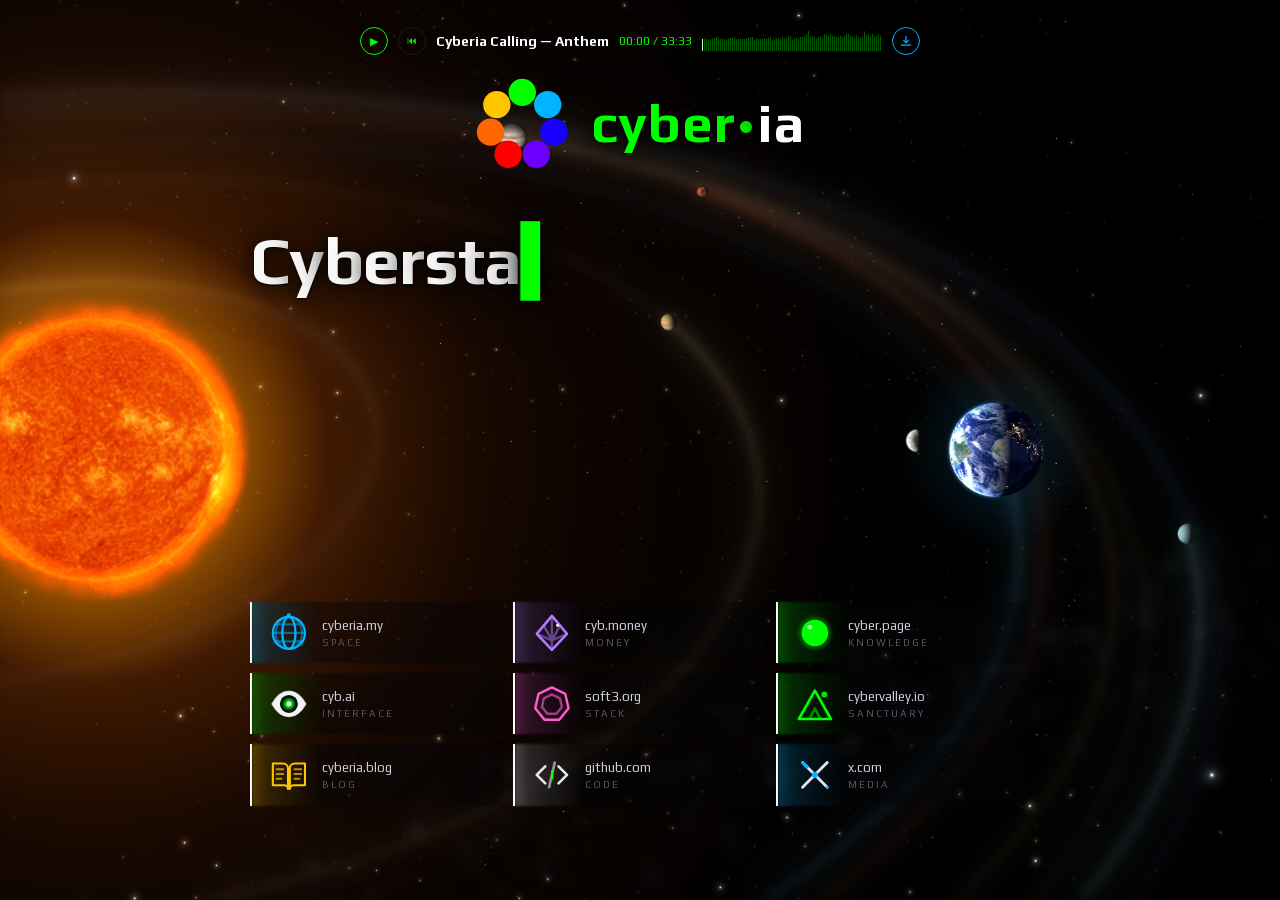
<file: index.html>
<!DOCTYPE html>
<html lang="en">
<head>
<meta charset="UTF-8" />
<meta name="viewport" content="width=device-width, initial-scale=1.0" />
<title>Cyberia — cyberstate led by superintelligence</title>
<meta name="description" content="A cyberstate is a shared mind uniting space, money and knowledge. We build the one where humans, machines, animals and all life flourish together — on the way to the stars." />
<meta name="robots" content="index, follow, max-image-preview:large" />
<link rel="canonical" href="https://cyberia.to/" />
<link rel="icon" type="image/svg+xml" href="/img/flag.svg" />
<link rel="alternate" type="text/markdown" href="/llms.txt" title="cyberia for agents" />
<meta property="og:type" content="website" />
<meta property="og:site_name" content="Cyberia" />
<meta property="og:url" content="https://cyberia.to/" />
<meta property="og:title" content="Cyberia — cyberstate led by superintelligence" />
<meta property="og:description" content="A cyberstate is a shared mind uniting space, money and knowledge. We build the one where humans, machines, animals and all life flourish together — on the way to the stars." />
<meta property="og:image" content="https://cyberia.to/img/card.png" />
<meta property="og:image:width" content="1200" />
<meta property="og:image:height" content="630" />
<meta name="twitter:card" content="summary_large_image" />
<meta name="twitter:site" content="@cyberiacap" />
<meta name="theme-color" content="#000000" />
<link rel="preload" href="/fonts/play-700.woff2" as="font" type="font/woff2" crossorigin />
<link rel="preload" href="/fonts/play-400.woff2" as="font" type="font/woff2" crossorigin />
<style>
@font-face { font-family: 'Play'; font-style: normal; font-weight: 400; font-display: swap; src: url(/fonts/play-400.woff2) format('woff2'); }
@font-face { font-family: 'Play'; font-style: normal; font-weight: 700; font-display: swap; src: url(/fonts/play-700.woff2) format('woff2'); }
:root {
    --green: #00ff01;
    --cyan: #00b4ff;
    --yellow: #ffc501;
    --dim: #556;
    --line: #1a1a24;
}
* { margin: 0; padding: 0; box-sizing: border-box; }
html { background: #000; }
body {
    font-family: 'Play', sans-serif;
    color: #ccc;
    min-height: 100svh;
    display: flex;
    flex-direction: column;
    align-items: center;
    padding: min(48px, 3vh) 20px min(40px, 2.5vh);
    position: relative;
}
canvas.sky {
    position: fixed;
    inset: 0;
    width: 100%;
    height: 100%;
    pointer-events: none;
    z-index: 0;
}
.wrap { width: 100%; max-width: 780px; position: relative; z-index: 1; }
h1, .tagline, .brand .word { text-shadow: 0 1px 2px #000, 0 0 22px #000, 0 0 54px rgba(0,0,0,0.9); }
@media (max-width: 959px) { canvas.sky { display: none !important; } }

/* page: the anthem on top, then three tiers; every size below scales with the viewport height so the page never scrolls */
.page { min-height: calc(100svh - min(88px, 5.5vh)); display: flex; flex-direction: column; }

/* the anthem: one thin line above the brand; player.js mounts into the slot */
.anthem { display: flex; justify-content: center; min-height: 28px; margin-bottom: min(22px, 2.4vh); }
.anthem .cybp { flex: 0 1 560px; height: 28px; gap: 10px; }
.anthem .cybp-body { height: 28px; gap: 10px; }
.anthem .cybp-pp, .anthem .cybp-rw, .anthem .cybp-dl { width: 28px; height: 28px; border-width: 1.5px; }
.anthem .cybp-pp { font-size: 11px; }
.anthem .cybp-rw { font-size: 10px; }
.anthem .cybp-dl svg { width: 14px; height: 14px; }
.anthem .cybp-name { font-size: 14px; text-shadow: 0 1px 2px #000, 0 0 14px #000; }
.anthem .cybp-time { font-size: 12px; }
.anthem .cybp canvas { height: 20px; }

/* the brand is the flag and the name, and it leads home */
.top { display: flex; align-items: center; justify-content: center; }
.brand { display: flex; align-items: center; gap: clamp(12px, 2vw, 22px); }
.brand svg { width: min(104px, 11vw, 10.5vh); height: auto; flex: none; transform-origin: 50% 50%; animation: flag-in 1.8s cubic-bezier(0.16, 0.9, 0.2, 1) both; }
.brand:hover svg { animation: flag-turn 1.4s cubic-bezier(0.2, 0.9, 0.2, 1) both; }
.brand svg circle { transform-box: fill-box; transform-origin: center; animation: dot-in 0.9s cubic-bezier(0.2, 0.9, 0.2, 1.4) both; }
.brand svg circle:nth-child(2) { animation-delay: 0.08s; } .brand svg circle:nth-child(3) { animation-delay: 0.16s; } .brand svg circle:nth-child(4) { animation-delay: 0.24s; }
.brand svg circle:nth-child(5) { animation-delay: 0.32s; } .brand svg circle:nth-child(6) { animation-delay: 0.40s; } .brand svg circle:nth-child(7) { animation-delay: 0.48s; }
@keyframes flag-in { 0% { transform: rotate(-720deg) scale(0.3); opacity: 0; } 60% { opacity: 1; } 100% { transform: rotate(0deg) scale(1); opacity: 1; } }
@keyframes flag-turn { 0% { transform: rotate(0deg); } 70% { transform: rotate(385deg); } 100% { transform: rotate(360deg); } }
@keyframes dot-in { 0% { transform: scale(0); } 100% { transform: scale(1); } }
@media (prefers-reduced-motion: reduce) { .brand svg, .brand svg circle { animation: none !important; } }
.brand .word { font-size: min(58px, 5.6vw, 6vh); font-weight: 700; letter-spacing: 1px; line-height: 1; color: #fff; }
.brand .word b { color: var(--green); font-weight: 700; }
.brand .word i { color: #fff; font-style: normal; }
.brand .word .dot { color: var(--green); font-size: 0.7em; font-weight: 400; vertical-align: 0.1em; margin: 0 0.03em; }

/* the thesis, centred between the tiers */
.hero { flex: 1; display: flex; flex-direction: column; justify-content: center; padding: min(56px, 3vh) 0; }
h1 {
    font-size: min(72px, 9.2vw, 7.4vh);
    line-height: 1.02;
    color: #fff;
    letter-spacing: -1px;
    margin-bottom: min(18px, 2vh);
    overflow-wrap: anywhere;
}
h1 .g { color: var(--green); }
.tagline {
    display: flex;
    flex-direction: column;
    gap: 0.55em;
    font-size: min(19px, 2.4vw, 2.1vh);
    color: #889;
    max-width: 100%;
    line-height: 1.5;
}
.tagline .t1 { white-space: nowrap; }
.tagline .t2 { display: block; }
@media (min-width: 960px) {
    .tagline .t2 { white-space: nowrap; } /* <br> still starts the coda; the lead stays one line */
}
.tagline b { color: #ccd; font-weight: 400; }
.caret { color: var(--green); font-weight: 400; animation: caret 0.9s steps(2, end) infinite; }
@keyframes caret { 50% { opacity: 0; } }

/* the bottom tier: the tiles, lifted off the floor of the screen */
.bottom { margin-top: auto; padding-bottom: min(72px, 8vh); }

/* tiles: where cyberia lives on the web — three by three; a saber on the left, as on old.cyb.ai */
.tiles { display: flex; flex-wrap: wrap; gap: min(10px, 1.1vh); }
.tile {
    --saber: 0, 255, 1;
    flex: 0 0 calc(33.333% - 7px);
    display: flex;
    flex-direction: row;
    align-items: center;
    gap: 14px;
    padding: min(13px, 1.3vh) 16px min(13px, 1.3vh) 18px;
    position: relative;
    isolation: isolate;
    border: 0;
    border-left: 2px solid #fff;
    border-radius: 0 12px 12px 0;
    background: rgba(5, 5, 8, 0.42);
    text-decoration: none;
    transition: border-color 0.18s, background 0.18s, transform 0.18s, box-shadow 0.18s;
}
.tile::before {
    content: '';
    position: absolute;
    z-index: -1;
    left: 0; top: 0;
    height: 100%;
    width: 28%;
    pointer-events: none;
    filter: blur(1.2px);
    background: linear-gradient(to left, rgba(0,0,0,0) 0%, rgba(var(--saber), 0.14) 78%, rgba(var(--saber), 0.28) 100%);
}
.tile .ico { display: flex; align-items: center; justify-content: center; width: min(40px, 4.2vh); height: min(40px, 4.2vh); flex: none; overflow: visible; position: relative; z-index: 1; }
.tile .ico svg { width: 100%; height: 100%; display: block; overflow: visible; transition: filter 0.18s, transform 0.18s; }
.tile .txt { display: flex; flex-direction: column; gap: 4px; min-width: 0; position: relative; z-index: 1; }
.tile .dom { font-size: min(13px, 1.5vh); color: #ccd; white-space: nowrap; overflow: hidden; text-overflow: ellipsis; }
.tile .lab { font-size: min(10px, 1.2vh); letter-spacing: 2px; text-transform: uppercase; color: var(--dim); }
.tile:hover {
    border-left-color: rgb(var(--saber));
    background: rgba(8, 8, 14, 0.62);
    transform: translateY(-3px);
    box-shadow: -2px 0 18px rgba(var(--saber), 0.28);
}
.tile:hover::before {
    width: 42%;
    background: linear-gradient(to left, rgba(0,0,0,0) 0%, rgba(var(--saber), 0.22) 70%, rgba(var(--saber), 0.5) 100%);
}
.tile:hover .ico svg { filter: drop-shadow(0 0 6px rgba(255, 255, 255, 0.14)); transform: scale(1.1); }
.tile:hover .dom { color: #fff; }
.tile:hover .lab { color: #99a; }

/* the marks are alive: slow, small, and faster under the pointer; still for those who ask for stillness */
.ico * { transform-box: fill-box; transform-origin: center; }
.ico .orbit { transform-box: view-box; transform-origin: 20px 20px; animation: orbit 9s linear infinite; }
.ico .meridian.m1 { animation: meridian 7s ease-in-out infinite; }
.ico .meridian.m2 { animation: meridian 7s ease-in-out infinite -3.5s; }
.ico .gem { animation: gem 6s ease-in-out infinite; }
.ico .spark { animation: spark 3s ease-in-out infinite; }
.ico .halo { animation: halo 4s ease-in-out infinite; }
.ico .pupil { animation: pupil 3.2s ease-in-out infinite; }
.ico .eye { animation: blink 7s ease-in-out infinite; }
.ico .inner { animation: turn 24s linear infinite; }
.ico .sun { animation: sun 8s ease-in-out infinite; }
.ico .lines path { animation: write 6s ease-in-out infinite; }
.ico .cursor { animation: cursor 1.1s steps(2, end) infinite; }
.ico .bracket.l { animation: bracket-l 5s ease-in-out infinite; } .ico .bracket.r { animation: bracket-r 5s ease-in-out infinite; }
.ico .beam { animation: beam 3.2s linear infinite; }
.ico .node { animation: node 3.2s ease-in-out infinite; }
.ico .lines .l2 { animation-delay: 0.4s; } .ico .lines .l3 { animation-delay: 0.8s; }
.ico .lines .l4 { animation-delay: 1.2s; } .ico .lines .l5 { animation-delay: 1.6s; } .ico .lines .l6 { animation-delay: 2s; }
.tile:hover .ico .orbit { animation-duration: 2.5s; }
.tile:hover .ico .inner { animation-duration: 4s; }
.tile:hover .ico .halo, .tile:hover .ico .pupil { animation-duration: 1.2s; }
.tile:hover .ico .gem { animation-duration: 2s; }
.tile:hover .ico .beam, .tile:hover .ico .node { animation-duration: 1.1s; }
@keyframes orbit { to { transform: rotate(360deg); } }
@keyframes meridian { 0%, 100% { rx: 7px; } 50% { rx: 15px; } }
@keyframes gem { 0%, 100% { transform: scaleX(1); } 50% { transform: scaleX(0.82); } }
@keyframes spark { 0%, 100% { opacity: 0.2; transform: scale(0.7); } 50% { opacity: 1; transform: scale(1.3); } }
@keyframes halo { 0%, 100% { transform: scale(0.9); opacity: 0.35; } 50% { transform: scale(1.15); opacity: 0.6; } }
@keyframes pupil { 0%, 100% { transform: scale(0.85); opacity: 0.85; } 50% { transform: scale(1.1); opacity: 1; } }
@keyframes blink { 0%, 92%, 100% { transform: scaleY(1); } 95% { transform: scaleY(0.06); } }
@keyframes turn { to { transform: rotate(360deg); } }
@keyframes sun { 0%, 100% { transform: translateY(0); opacity: 0.9; } 50% { transform: translateY(-3px); opacity: 0.55; } }
@keyframes cursor { 0%, 100% { opacity: 1; } 50% { opacity: 0; } }
@keyframes bracket-l { 0%, 100% { transform: translateX(0); } 50% { transform: translateX(-1.5px); } }
@keyframes bracket-r { 0%, 100% { transform: translateX(0); } 50% { transform: translateX(1.5px); } }
@keyframes beam { from { stroke-dashoffset: 100; } to { stroke-dashoffset: 0; } }
@keyframes node { 0%, 100% { transform: scale(0.8); opacity: 0.6; } 50% { transform: scale(1.25); opacity: 1; } }
@keyframes write { 0%, 100% { opacity: 0.25; } 40%, 60% { opacity: 1; } }
@media (prefers-reduced-motion: reduce) { .ico * { animation: none !important; } }

@media (max-width: 600px) {
    body { padding: min(20px, 2.4vh) 16px min(24px, 2.8vh); }
    .page { min-height: calc(100svh - min(44px, 5.2vh)); }
    .bottom { padding-bottom: min(36px, 4.5vh); }
    .brand svg { width: min(52px, 6.5vh); }
    .brand .word { font-size: min(26px, 3.3vh); }
    .hero { padding: min(24px, 2.4vh) 0; }
    h1 { font-size: min(40px, 9vw, 5.4vh); margin-bottom: min(12px, 1.4vh); }
    .tagline { font-size: min(16px, 2vh); line-height: 1.45; }
    .tagline .t1 { white-space: normal; }
    .tiles { gap: min(8px, 1vh); }
    .tile { flex: 0 0 calc(33.333% - 6px); flex-direction: column; gap: min(5px, 0.6vh); padding: min(11px, 1.3vh) 4px min(9px, 1.1vh) 8px; border-radius: 0 10px 10px 0; }
    .tile .ico { width: min(30px, 3.8vh); height: min(30px, 3.8vh); }
    .tile .txt { align-items: center; gap: 2px; }
    .tile .dom { font-size: min(10.5px, 1.4vh); max-width: 100%; }
    .tile .lab { font-size: min(9px, 1.2vh); letter-spacing: 1.5px; }
}
@media (max-width: 600px) and (max-height: 700px) {
    .hero { padding: 14px 0; }
    .tile .lab { display: none; }
}
</style>
<script type="application/ld+json">[{"@context": "https://schema.org", "@type": "Organization", "@id": "https://cyberia.to/#org", "name": "Cyberia", "alternateName": "cyberia", "url": "https://cyberia.to/", "slogan": "cyberstate led by superintelligence", "description": "A cyberstate is a shared mind uniting space, money and knowledge. We build the one where humans, machines, animals and all life flourish together — on the way to the stars.", "logo": "https://cyberia.to/img/flag.svg", "image": "https://cyberia.to/img/card.png", "sameAs": ["https://cyberia.my", "https://cyb.money", "https://cyber.page", "https://cyb.ai", "https://soft3.org", "https://cybervalley.io", "https://cyberia.blog", "https://github.com/cyberia-to", "https://x.com/cyberiacap"], "foundingDate": "2021"}, {"@context": "https://schema.org", "@type": "WebSite", "@id": "https://cyberia.to/#site", "url": "https://cyberia.to/", "name": "Cyberia", "inLanguage": "en", "publisher": {"@id": "https://cyberia.to/#org"}}, {"@context": "https://schema.org", "@type": "MusicRecording", "name": "Cyberia Calling", "alternativeHeadline": "the anthem of cyberia", "byArtist": {"@type": "Person", "name": "st_joy", "sameAs": "https://x.com/st_joy"}, "duration": "PT3M23S", "datePublished": "2026", "contentUrl": "https://cyberia.to/cyberia.calling.mp3", "encodingFormat": "audio/mpeg", "license": "https://cyber.page/license"}]</script>
<script type="module" src="https://lytics.cyb.ai/tracker/loader.js" data-endpoint="https://lytics.cyb.ai"></script>
</head>
<body>
<div class="wrap page">

    <div class="anthem" data-cyberia-player></div>

    <header class="top">
        <div class="brand">
            <svg viewBox="15.5 15 69 68" xmlns="http://www.w3.org/2000/svg" role="img" aria-label="the flag of cyberia: seven circles in a heptagon">
                <circle cx="50" cy="26.25" r="10" fill="#00ff01"/>
                <circle cx="68.57" cy="35.19" r="10" fill="#00b4ff"/>
                <circle cx="73.15" cy="55.28" r="10" fill="#1700fe"/>
                <circle cx="60.30" cy="71.40" r="10" fill="#6b00fe"/>
                <circle cx="39.70" cy="71.40" r="10" fill="#fe0000"/>
                <circle cx="26.85" cy="55.28" r="10" fill="#ff6501"/>
                <circle cx="31.43" cy="35.19" r="10" fill="#ffc501"/>
            </svg>
            <span class="word"><b>cyber</b><span class="dot">•</span><i>ia</i></span>
        </div>
    </header>

    <main class="hero">
        <h1>Cyberstate<br />led by<br /><span class="g">superintelligence</span></h1>
        <p class="tagline">
            <span class="t1">A cyberstate is a shared mind uniting space, money and knowledge.</span>
            <span class="t2">We build the one where humans, machines, animals and all life flourish together<br />— on the way to the stars.</span>
        </p>
    </main>

    <footer class="bottom">
        <nav class="tiles" aria-label="cyberia on the web">
            <a class="tile" style="--saber:0,180,255" href="https://cyberia.my" target="_blank" rel="noopener"><span class="ico"><svg viewBox="0 0 40 40" fill="none" stroke="#00b4ff" stroke-width="2.4" aria-hidden="true"><circle cx="20" cy="20" r="17"/><ellipse class="meridian m1" cx="20" cy="20" rx="7" ry="17"/><ellipse class="meridian m2" cx="20" cy="20" rx="14" ry="17" opacity="0.45"/><path d="M3.5 20h33M6.3 11h27.4M6.3 29h27.4" opacity="0.5"/><g class="orbit"><circle cx="20" cy="1.5" r="2.2" fill="#00b4ff" stroke="none"/></g></svg></span><span class="txt"><span class="dom">cyberia.my</span><span class="lab">space</span></span></a>
            <a class="tile" style="--saber:176,124,255" href="https://cyb.money" target="_blank" rel="noopener"><span class="ico"><svg viewBox="0 0 40 40" fill="none" stroke="#b07cff" stroke-width="2.6" stroke-linejoin="round" aria-hidden="true"><g class="gem"><path d="M20 2 36 21 20 38 4 21z"/><path d="M4 21l16 7 16-7M20 2v36M11 11.5 20 28 29 11.5" opacity="0.5"/></g><circle class="spark" cx="26" cy="12" r="1.6" fill="#fff" stroke="none"/></svg></span><span class="txt"><span class="dom">cyb.money</span><span class="lab">money</span></span></a>
            <a class="tile" style="--saber:0,255,1" href="https://cyber.page" target="_blank" rel="noopener"><span class="ico"><svg viewBox="0 0 40 40" aria-hidden="true"><defs><radialGradient id="g-halo"><stop offset="55%" stop-color="#00ff01"/><stop offset="100%" stop-color="#00ff01" stop-opacity="0"/></radialGradient></defs><circle class="halo" cx="20" cy="20" r="20" fill="url(#g-halo)" opacity="0.45"/><circle cx="20" cy="20" r="14" fill="#00ff01"/><circle class="spark" cx="14.5" cy="14" r="2.4" fill="#fff" opacity="0.7"/></svg></span><span class="txt"><span class="dom">cyber.page</span><span class="lab">knowledge</span></span></a>
            <a class="tile" style="--saber:0,255,1" href="https://cyb.ai" target="_blank" rel="noopener"><span class="ico"><svg viewBox="0 0 40 40" aria-hidden="true"><defs><radialGradient id="g-iris" cx="50%" cy="50%" r="50%"><stop offset="0%" stop-color="#1b4d2b"/><stop offset="70%" stop-color="#0a1b12"/><stop offset="100%" stop-color="#050a07"/></radialGradient><radialGradient id="g-pupil"><stop offset="0%" stop-color="#eafff0"/><stop offset="35%" stop-color="#00ff01"/><stop offset="100%" stop-color="#00ff01" stop-opacity="0"/></radialGradient></defs><g class="eye"><path d="M2 20c5-9 11-13.5 18-13.5S33 11 38 20c-5 9-11 13.5-18 13.5S7 29 2 20z" fill="#f2f2f6"/><path d="M2 20c5-9 11-13.5 18-13.5S33 11 38 20c-5 9-11 13.5-18 13.5S7 29 2 20z" fill="none" stroke="#fff" stroke-width="1.2" opacity="0.6"/><circle cx="20" cy="20" r="9.5" fill="url(#g-iris)"/><circle class="pupil" cx="20" cy="20" r="7" fill="url(#g-pupil)"/><circle cx="20" cy="20" r="2.6" fill="#f4fff6"/></g></svg></span><span class="txt"><span class="dom">cyb.ai</span><span class="lab">interface</span></span></a>
            <a class="tile" style="--saber:255,91,209" href="https://soft3.org" target="_blank" rel="noopener"><span class="ico"><svg viewBox="0 0 40 40" fill="none" stroke="#ff5bd1" stroke-width="2.6" stroke-linejoin="round" aria-hidden="true"><polygon points="20,2.5 34.1,9.3 37.6,24.5 27.8,36.7 12.2,36.7 2.4,24.5 5.9,9.3"/><polygon class="inner" points="20,10 28.5,14.1 30.6,23.2 24.7,30.5 15.3,30.5 9.4,23.2 11.5,14.1" opacity="0.6"/></svg></span><span class="txt"><span class="dom">soft3.org</span><span class="lab">stack</span></span></a>
            <a class="tile" style="--saber:0,255,1" href="https://cybervalley.io" target="_blank" rel="noopener"><span class="ico"><svg viewBox="0 0 40 40" fill="none" stroke="#00ff01" stroke-width="2.8" stroke-linejoin="round" aria-hidden="true"><circle class="sun" cx="30" cy="10" r="3.2" fill="#00ff01" stroke="none" opacity="0.9"/><polygon points="20,6 37,36 3,36"/><path d="M14 36 20 25l6 11" opacity="0.5"/></svg></span><span class="txt"><span class="dom">cybervalley.io</span><span class="lab">sanctuary</span></span></a>
            <a class="tile" style="--saber:255,197,1" href="https://cyberia.blog" target="_blank" rel="noopener"><span class="ico"><svg viewBox="0 0 40 40" fill="none" stroke="#ffc501" stroke-width="2.2" stroke-linejoin="round" stroke-linecap="round" aria-hidden="true"><path d="M3 8h11a5 5 0 0 1 5 5v22a4 4 0 0 0-4-4H3z"/><path d="M37 8H26a5 5 0 0 0-5 5v22a4 4 0 0 1 4-4h12z"/><g class="lines" opacity="0.7"><path class="l1" d="M7 14h7"/><path class="l2" d="M7 19h7"/><path class="l3" d="M7 24h5"/><path class="l4" d="M26 14h7"/><path class="l5" d="M26 19h7"/><path class="l6" d="M26 24h5"/></g></svg></span><span class="txt"><span class="dom">cyberia.blog</span><span class="lab">blog</span></span></a>
            <a class="tile" style="--saber:230,230,238" href="https://github.com/cyberia-to" target="_blank" rel="noopener me"><span class="ico"><svg viewBox="0 0 40 40" fill="none" stroke="#e6e6ee" stroke-width="2.8" stroke-linecap="round" stroke-linejoin="round" aria-hidden="true"><path class="bracket l" d="M13 11 4 20l9 9"/><path class="bracket r" d="M27 11l9 9-9 9"/><path class="slash" d="M23 7 17 33" opacity="0.6"/><rect class="cursor" x="19.2" y="15" width="2.2" height="10" rx="1" fill="#00ff01" stroke="none"/></svg></span><span class="txt"><span class="dom">github.com</span><span class="lab">code</span></span></a>
            <a class="tile" style="--saber:0,180,255" href="https://x.com/cyberiacap" target="_blank" rel="noopener me"><span class="ico"><svg viewBox="0 0 40 40" fill="none" stroke="#e6e6ee" stroke-width="3" stroke-linecap="round" aria-hidden="true"><path d="M7 7l26 26"/><path d="M33 7 7 33"/><path class="beam" d="M7 7l26 26" stroke="#00b4ff" stroke-width="3.2" pathLength="100" stroke-dasharray="18 82"/><circle class="node" cx="20" cy="20" r="3.2" fill="#00b4ff" stroke="none"/></svg></span><span class="txt"><span class="dom">x.com</span><span class="lab">media</span></span></a>
        </nav>
    </footer>

</div>
<script type="module" src="/sky/main.js" async></script>
<script src="/player.js" async data-track="anthem"></script>
<script>
/* the thesis types itself for a visitor; the text is in the html for everyone else and for those who ask for stillness */
(function () {
    if (matchMedia('(prefers-reduced-motion: reduce)').matches) return;
    var parts = [].slice.call(document.querySelectorAll('.hero h1, .hero .tagline'));
    function nodes(el, out) { el.childNodes.forEach(function (n) { if (n.nodeType === 3) { if (n.textContent.trim()) out.push(n); } else if (n.nodeName !== 'BR') nodes(n, out); }); return out; }
    var queue = [];
    parts.forEach(function (el) {
        el.style.minHeight = el.getBoundingClientRect().height + 'px';
        nodes(el, []).forEach(function (n) {
            var text = n.textContent.replace(/\s+/g, ' ').trim(), span = document.createElement('span');
            n.parentNode.replaceChild(span, n);
            queue.push({ span: span, text: text, pace: el.tagName === 'H1' ? 55 : 14 });
        });
    });
    var cursor = document.createElement('span'); cursor.className = 'caret'; cursor.textContent = '\u258D';
    var i = 0, j = 0;
    function step() {
        if (i >= queue.length) return cursor.remove();
        var q = queue[i];
        if (j === 0) q.span.appendChild(cursor);
        if (j < q.text.length) {
            var ch = q.text.charAt(j++); q.span.insertBefore(document.createTextNode(ch), cursor);
            setTimeout(step, ch === ' ' ? q.pace * 1.6 : q.pace + Math.random() * q.pace * 0.6);
        } else {
            i++; j = 0;
            var pause = 280;
            if (/\.\s*$/.test(q.text) && i < queue.length) pause = 1100;
            setTimeout(step, pause);
        }
    }
    setTimeout(step, 400);
})();
</script>
</body>
</html>
</file>
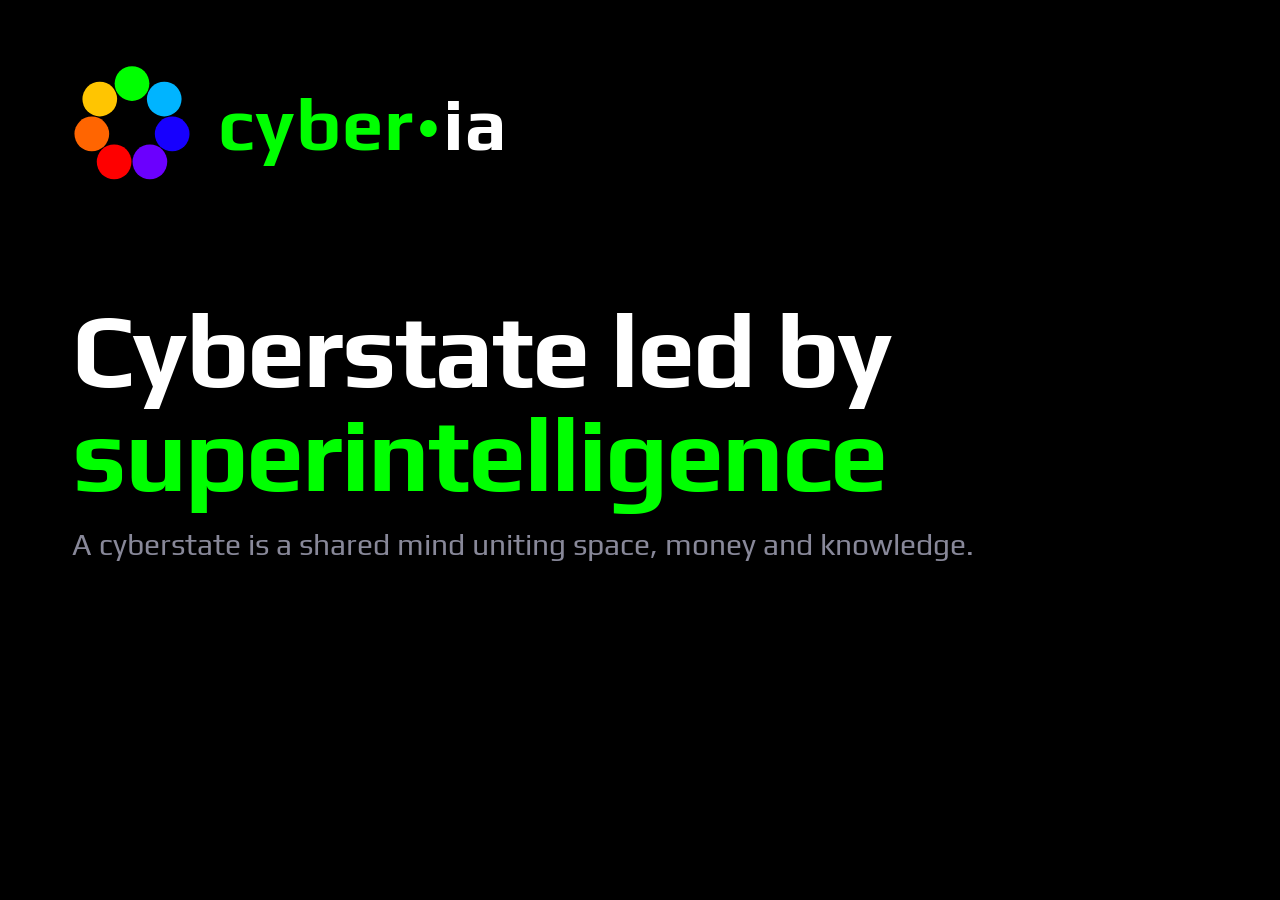
<file: img/card.html>
<!DOCTYPE html><html lang="en"><head><meta charset="UTF-8"><link href="https://fonts.googleapis.com/css2?family=Play:wght@400;700&display=swap" rel="stylesheet">
<style>html,body{margin:0;background:#000;width:1200px;height:630px;overflow:hidden}body{font-family:Play,sans-serif;color:#fff;display:flex;flex-direction:column;justify-content:space-between;padding:64px 72px;box-sizing:border-box}
.brand{display:flex;align-items:center;gap:26px}.brand svg{width:120px;height:118px}.word{font-size:74px;font-weight:700;letter-spacing:1px}.word b{color:#00ff01}.word i{font-style:normal}.word .dot{color:#00ff01;font-size:0.7em;font-weight:400;vertical-align:0.1em;margin:0 0.03em}
h1{font-size:104px;line-height:1;margin:0;letter-spacing:-2px}h1 .g{color:#00ff01}p{font-size:30px;color:#889;margin:18px 0 0;max-width:1040px;line-height:1.4}</style></head>
<body><div class="brand"><svg xmlns="http://www.w3.org/2000/svg" viewBox="15.5 15 69 68"><circle cx="50" cy="26.25" r="10" fill="#00ff01"/><circle cx="68.57" cy="35.19" r="10" fill="#00b4ff"/><circle cx="73.15" cy="55.28" r="10" fill="#1700fe"/><circle cx="60.30" cy="71.40" r="10" fill="#6b00fe"/><circle cx="39.70" cy="71.40" r="10" fill="#fe0000"/><circle cx="26.85" cy="55.28" r="10" fill="#ff6501"/><circle cx="31.43" cy="35.19" r="10" fill="#ffc501"/></svg><span class="word"><b>cyber</b><span class="dot">•</span><i>ia</i></span></div>
<div><h1>Cyberstate led by <span class="g">superintelligence</span></h1><p>A cyberstate is a shared mind uniting space, money and knowledge.</p></div></body></html>
</file>
